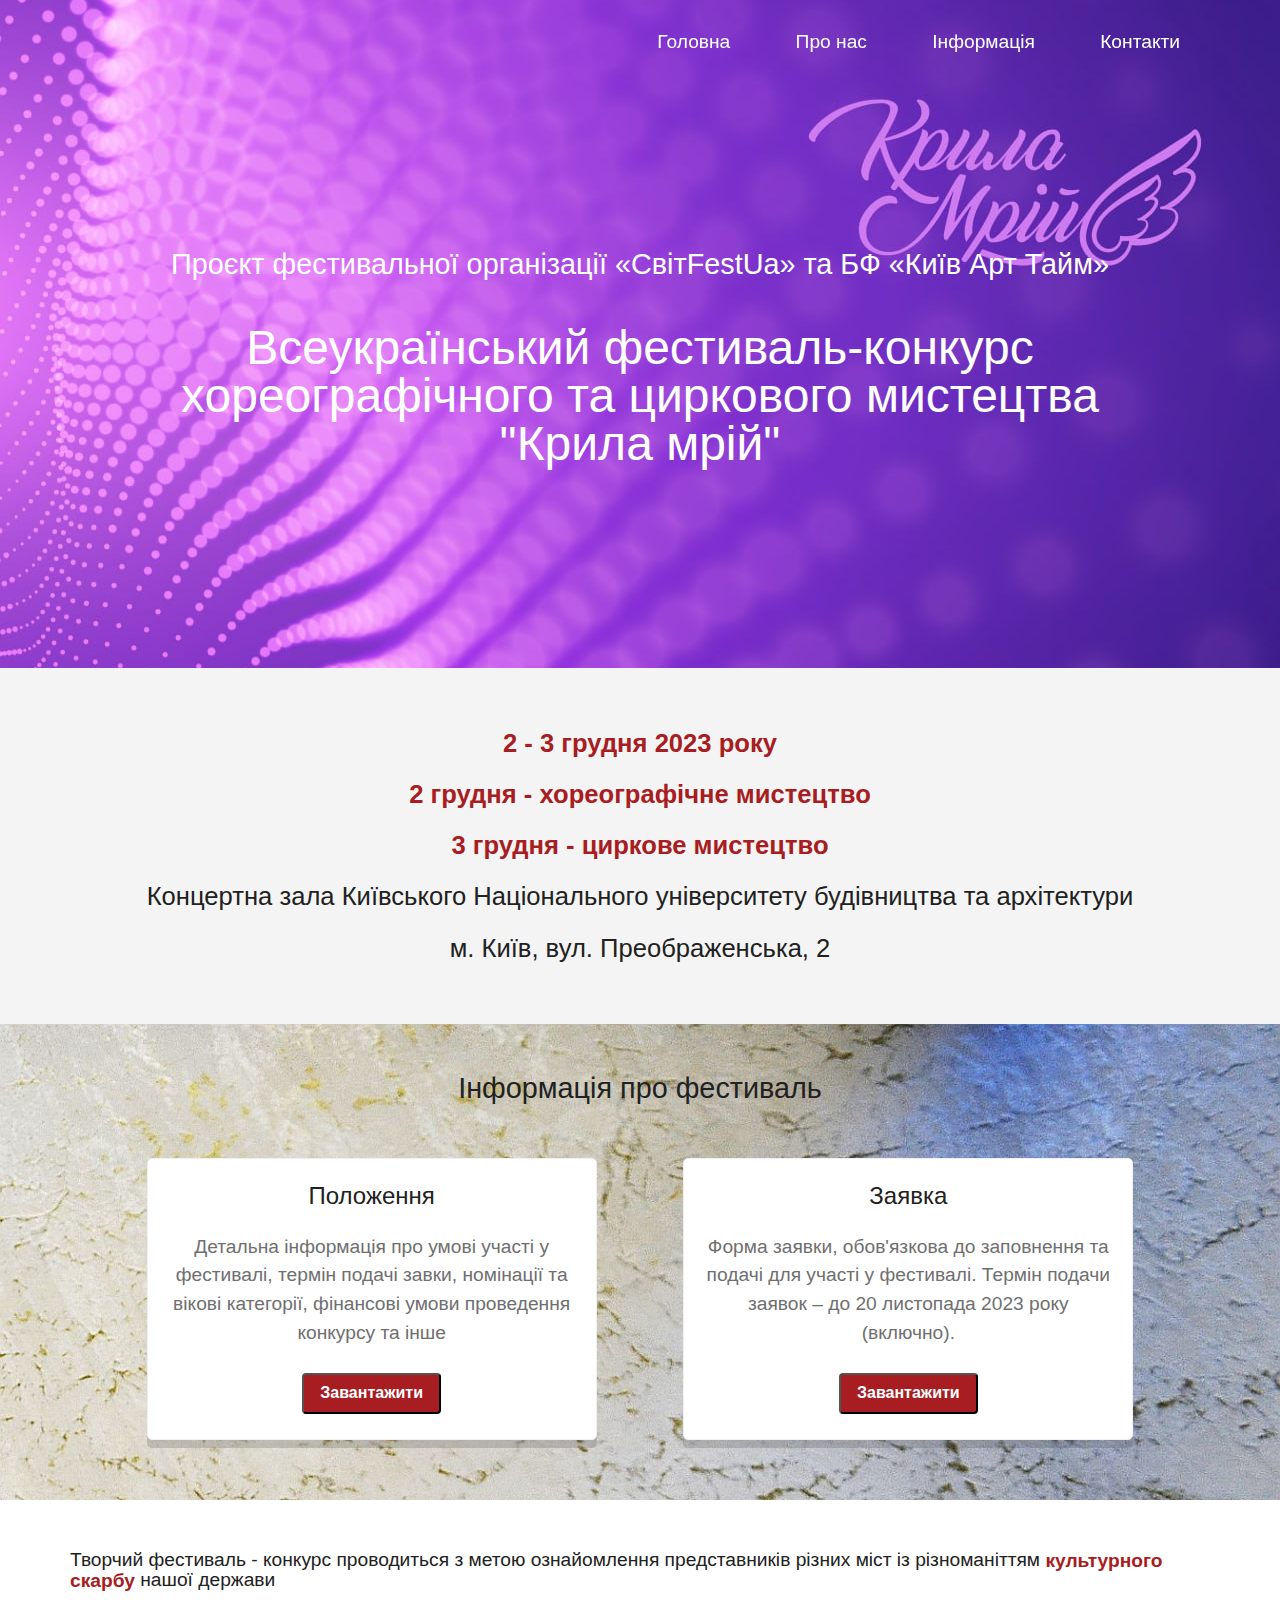
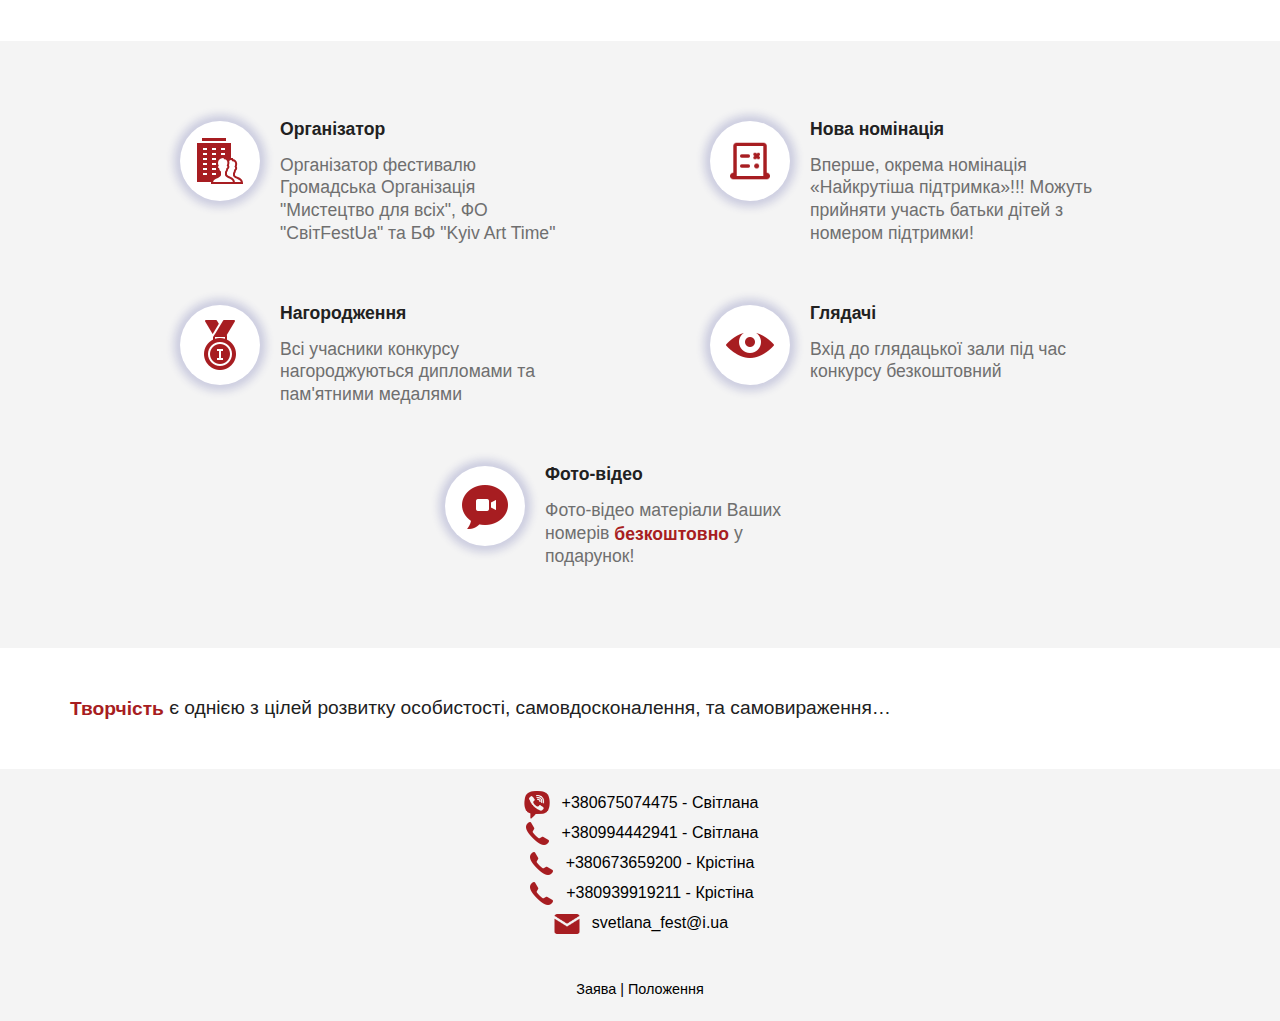
<file: index.html>
<!DOCTYPE html>
<html>

<head>
    <title>SvitFest</title>
    <meta charset="utf-8">
    <link href="css/reset.css" rel="stylesheet">
    <link href="css/style.css" rel="stylesheet">
    <meta name="viewport" content="width=device-width, initial-scale=1, shrink-to-fit=no">
    <script type="text/javascript" src="jquery/jquery.js"></script>
    <script type="text/javascript" src="js/index.js"></script>
</head>

<body>
    <nav>
        <input type="checkbox" id="hmt" class="hidden-menu-ticker">
        <label class="btn-menu" for="hmt">
            <span class="firstLine"></span>
            <span class="secondLine"></span>
            <span class="thirdLine"></span>
        </label>
        <div class="container hidden-menu">
            <ul class="menu">
                <li><a href="#main">Головна</a></li>
                <li><a href="#about">Про нас</a></li>
                <li><a href="#information">Інформація</a></li>
                <li><a href="#contact">Контакти</a></li>
            </ul>
        </div>
    </nav>
    <!-- 
        <div class="container">
            <div class="logo-circle"></div>
        </div>
        -->
    <section class="main" id="main">
        <div class="container">
            <h2>Проєкт фестивальної  організації «CвітFestUa» та БФ «Київ Арт Тайм»</h2>
            <h1>Всеукраїнський фестиваль-конкурс хореографічного та циркового мистецтва</h1>
            <h1>"Крила мрій"</h1>
        </div>
    </section>
    <section class="about">
        <div class="container">
            <p class="redColor">2 - 3 грудня 2023 року</p>
            <p class="redColor">2 грудня - хореографічне мистецтво</p>
            <p class="redColor">3 грудня - циркове мистецтво</p>
            <p>Концертна зала Київського Національного університету будівництва та архітектури</p>
            <p>м. Київ, вул. Преображенська, 2</p>
        </div>
    </section>
    <section class="information" id="information">
        <h2>Інформація про фестиваль</h2>
        <div class="container">
            <div class="item">
                <h3>Положення</h3>
                <p>Детальна інформація про умові участі у фестивалі, термін подачі завки, номінації та вікові категорії,
                    фінансові умови проведення конкурсу та інше</p>
                <a class="button" href="Положення.docx"><button>Завантажити</button></a>
            </div>
            <div class="item">
                <h3>Заявка</h3>
                <p>Форма заявки, обов'язкова до заповнення та подачі для участі у фестивалі. Термін подачи заявок – до 20 листопада 2023 року (включно).</p>
                <a class="button" href="Заявка.docx"><button>Завантажити</button></a>
            </div>
        </div>
    </section>
    <section>
        <div class="container">
            <p>Творчий фестиваль - конкурс проводиться з метою ознайомлення представників різних міст із різноманіттям
                <span class="redColor">культурного скарбу</span> нашої держави</p>
        </div>
    </section>
    <section class="features" id="about">
        <div class="container">
            <div class="squar">
                <div class="icon-circle">
                    <svg class="img" xmlns="http://www.w3.org/2000/svg" x="0px" y="0px" width="64" height="64"
                        viewBox="0 0 172 172" style=" fill:#000000;">
                        <g fill="none" fill-rule="nonzero" stroke="none" stroke-width="1" stroke-linecap="butt"
                            stroke-linejoin="miter" stroke-miterlimit="10" stroke-dasharray="" stroke-dashoffset="0"
                            font-family="none" font-weight="none" font-size="none" text-anchor="none"
                            style="mix-blend-mode: normal">
                            <path d="M0,172v-172h172v172z" fill="none"></path>
                            <g fill="#a71d21">
                                <path
                                    d="M24.08,6.88v10.32h82.56v-10.32zM6.88,24.08v134.16h48.42875c-0.14781,1.10188 -0.26875,2.23063 -0.26875,3.44v3.44h110.25469l-0.20156,-3.64156c-0.30906,-5.42875 -2.32469,-9.71531 -5.17344,-12.7925c-2.83531,-3.07719 -6.3425,-5.01219 -9.66156,-6.54406c-3.31906,-1.53188 -6.51719,-2.70094 -8.84188,-3.95063c-2.21719,-1.16906 -3.30562,-2.27094 -3.81625,-3.48031v-5.805c2.05594,-2.96969 2.95625,-6.38281 3.225,-9.58094c1.63938,-1.45125 3.5475,-3.68187 4.085,-7.67281c0.36281,-2.86219 -0.36281,-5.02562 -1.47812,-6.85312c1.54531,-4.085 2.17687,-9.01656 0.81969,-13.92125c-0.77938,-2.84875 -2.2575,-5.64375 -4.71656,-7.72656c-1.92156,-1.65281 -4.55531,-2.56656 -7.47125,-2.96969l-2.20375,-4.50156h-2.15c-1.30344,0 -2.59344,0.14781 -3.87,0.33594v-51.93594zM27.52,41.28h13.76v6.88h-13.76zM58.48,41.28h13.76v6.88h-13.76zM89.44,41.28h13.76v6.88h-13.76zM27.52,58.48h13.76v6.88h-13.76zM58.48,58.48h13.76v6.88h-13.76zM89.44,58.48h13.76v6.88h-13.76zM27.52,75.68h13.76v6.88h-13.76zM58.48,75.68h13.76v6.88h-13.76zM97.825,76.06969l2.02906,4.085h2.12312c2.82188,0 4.55531,0.80625 5.93938,2.0425c1.38406,1.24969 2.39187,3.10406 2.98312,5.28094c1.1825,4.35375 0.17469,10.01094 -0.79281,11.56969l-1.24969,1.98875l1.3975,1.89469c0.81969,1.08844 1.34375,2.21719 1.075,3.73563c-0.37625,2.12312 -1.14219,2.40531 -2.66062,3.72219l-1.14219,0.98094l-0.04031,1.505c-0.12094,3.37281 -1.29,6.75906 -3.25188,8.69406l-1.03469,1.00781v11.54281l0.20156,0.56438c1.35719,3.77594 4.39406,6.1275 7.48469,7.83406c3.09063,1.70656 6.42313,2.95625 9.43313,4.42094c3.01,1.46469 5.61687,3.13094 7.4175,5.32125c1.24969,1.505 2.01562,3.53406 2.48594,5.97969h-67.80563c0.47031,-2.44562 1.23625,-4.47469 2.48594,-5.97969c1.80062,-2.19031 4.4075,-3.85656 7.4175,-5.32125c3.01,-1.46469 6.3425,-2.71438 9.43312,-4.42094c3.09063,-1.70656 6.1275,-4.05813 7.48469,-7.83406l0.20156,-0.56438v-11.91906l-1.505,-1.02125c-1.58562,-1.075 -4.1925,-5.01219 -4.55531,-8.54625l-0.18812,-1.90813l-1.72,-0.83312c-0.98094,-0.47031 -2.06938,-0.65844 -2.17688,-3.19813c0,0 0.1075,-0.65844 0.36281,-1.23625c0.26875,-0.59125 0.7525,-1.20937 0.60469,-1.06156l1.65281,-1.65281l-0.92719,-2.15c-2.56656,-5.9125 -2.21719,-12.10719 0.7525,-16.77c2.71437,-4.27313 8.03562,-7.21594 16.08469,-7.75344zM125.76156,82.94969l1.8275,3.73563h2.15c2.60687,0 4.15219,0.68531 5.33469,1.69312c1.19594,1.00781 2.0425,2.48594 2.53969,4.32688c1.02125,3.68187 0.28219,8.7075 -0.88687,10.99187l-1.12875,2.24406l1.77375,1.76031c-0.22844,-0.22844 0.90031,1.63937 0.71219,3.05031c-0.44344,3.37281 -0.92719,3.15781 -2.37844,4.11187l-1.43781,0.95406l-0.1075,1.73344c-0.16125,2.99656 -1.66625,7.49813 -2.4725,8.31781l-0.9675,0.99437v9.43313l0.20156,0.55094c1.30344,3.62813 4.25969,5.83188 7.25625,7.4175c2.98312,1.58563 6.235,2.75469 9.20469,4.12531c2.96969,1.37062 5.61688,2.91594 7.48469,4.95844c1.19594,1.29 2.00219,2.94281 2.58,4.89125h-20.11594c-0.56437,-4.20594 -2.09625,-7.68625 -4.28656,-10.36031c-2.75469,-3.35937 -6.30219,-5.46906 -9.70187,-7.12187c-3.39969,-1.65281 -6.69188,-2.91594 -9.12406,-4.25969c-2.32469,-1.27656 -3.53406,-2.49938 -4.13875,-3.95063v-7.68625c2.37844,-3.01 3.62813,-6.5575 3.9775,-10.15875c1.33031,-1.16906 3.39969,-3.18469 4.04469,-6.82625c0.52406,-2.98312 -0.36281,-5.41531 -1.46469,-7.39062c1.8275,-4.20594 2.365,-9.46 0.90031,-14.82156c-0.01344,-0.05375 -0.04031,-0.1075 -0.05375,-0.16125c0.73906,-0.47031 1.67969,-1.00781 2.74125,-1.42438c1.67969,-0.65844 3.64156,-0.90031 5.53625,-1.12875zM27.52,92.88h13.76v6.88h-13.76zM58.48,92.88h13.76v6.88h-13.76zM27.52,110.08h13.76v6.88h-13.76zM58.48,110.08h13.76v6.88h-13.76zM27.52,127.28h13.76v6.88h-13.76zM58.48,127.28h13.76v6.88h-13.76z">
                                </path>
                            </g>
                        </g>
                    </svg>
                </div>
                <div>
                    <h4>Організатор</h4>
                    <p>Організатор фестивалю Громадська Організація "Мистецтво для всіх", ФО "СвітFestUa" та БФ "Kyiv Art Time"</p>
                </div>
            </div>
            <div class="squar">
                <div class="icon-circle"><img src="img/nomination.png"></div>
                <div>
                    <h4>Нова номінація</h4>
                    <p>Вперше, окрема номінація «Найкрутіша підтримка»!!! Можуть прийняти участь батьки дітей з номером
                        підтримки!
                    </p>
                </div>
            </div>
            <div class="squar">
                <div class="icon-circle"><img src="img/gifs.png"></div>
                <div>
                    <h4>Нагородження</h4>
                    <p>Всі учасники конкурсу нагороджуються дипломами та пам'ятними медалями</p>
                </div>
            </div>
            <div class="squar">
                <div class="icon-circle"><img src="img/eye.png"></div>
                <div>
                    <h4>Глядачі</h4>
                    <p>Вхід до глядацької зали під час конкурсу безкоштовний</p>
                </div>
            </div>
            <div class="squar">
                <div class="icon-circle"><img src="img/video.png"></div>
                <div>
                    <h4>Фото-відео</h4>
                    <p>Фото-відео матеріали Ваших номерів <span class="redColor">безкоштовно</span> у подарунок!</p>
                </div>
            </div>
        </div>
    </section>
    <section>
        <div class="container">
            <p><span class="redColor">Творчість</span> є однією з цілей розвитку особистості, самовдосконалення, та
                самовираження…</p>
        </div>
    </section>
    <footer>
        <div class="contact" id="contact">
            <p><a href="viber://contact?number=%2B380675074475"><img src="img/viber2.png">+380675074475 - Світлана</a>
            </p>
            <p><a href="tel:+380994442941"><img src="img/phone.png">+380994442941 - Світлана</a></p>
            <p><a href="tel:+380673659200"><img src="img/phone.png">+380673659200 - Крістіна</a></p>
            <p><a href="tel:+380939919211"><img src="img/phone.png">+380939919211 - Крістіна</a></p>
            <p><a href="mailto:svetlana_fest@i.ua"><img src="img/email.png">svetlana_fest@i.ua</a></p>
        </div>
        <div class="condition">
            <a href="Заявка.docx">Заява</a>
            <span>|</span>
            <a href="Положення.docx">Положення</a>
        </div>
    </footer>
</body>

</html>
</file>
<file: css/style.css>
body {
    font-family: 'Poppins', sans-serif;
    color: #212121;
    font-size: 1.2rem;
}
nav {
    position: fixed;
    width: 100%;
    z-index: 2;
}
.main {
    background-image: url(../img/bg-main.jpg);
    background-repeat: no-repeat;
    background-size: cover;
    background-position: right;
    padding-bottom: 200px;
    padding-top: 250px;
}
.information {
    background-image: url(../img/bg-information.jpg);
    background-repeat: no-repeat;
    background-size: cover;
}
section {
    padding: 50px;
}
.main, .information, footer, .about {
    text-align: center;
}
.container {
    margin: 0 auto;
}
button, .main, nav {
    color: #FFF;
}
.redColor {
    color: #a71d21; 
    font-weight: 600;
}
button {
    background-color: #a71d21;    
    border-radius: 4px;
    font-size: 1rem;
    padding: 0.6rem 1rem;
    font-weight: 600;
    margin-top: 25px;
}
button:hover {
    background-color: #bd5255; 
    transition: all 0.5s linear;
}
ul {
    text-align: right;
}
.menu li {
    display: inline;
    font-size: 1.2rem;
}
.menu li {
    margin-left: 60px;
}
h1 {
    font-size: 3rem;
}
h1:first-child {
    padding-bottom: 50px;
}
h2 {
    font-size: 1.8rem;
    font-weight: 500;
    margin-bottom: 45px;
}
h3 {
    font-size: 1.5rem;
    margin-bottom: 25px;
}
h4 {
    font-size: 1.1rem;
    font-weight: 550;
    padding-bottom: 15px;
}
.about {
    font-size: 1.6rem;
    line-height: 2;
}
.about, footer, .features, .information {
    background-color: #f4f4f4;
}
.information p, .features p {
    color: #6f6f6f;
    line-height: 1.5;
}
.features p {
    font-size: 1.1rem;
}
.features p {
    line-height: 1.3;
}
.information .container, .features .container, .features .squar {
    display: flex;
    flex-direction: row;
    justify-content: space-evenly;
}
.information .container, .features .container {
    flex-wrap: wrap;
}
.information .container div {
    display: flex;
    flex-flow: column;
}
.information .container .button {
    margin-top: auto;
}
.features .squar {  
    width: 450px;
    padding: 30px;
}
.logo-circle {
    width: 220px;
    height: 220px;
    box-shadow: 0px 0px 8px 6px rgba(255, 255, 255, 0.4);
    border-radius: 50%;
    background-image: url(../img/logo.jpg);
    background-repeat: no-repeat;
    background-size: cover;
    position: absolute;
    margin: 40px 50px;
}
.icon-circle {
    margin-right: 20px;
    box-sizing: border-box;
    height: 80px;
    border-radius: 50%;
    box-shadow: 0px 0px 8px 6px rgba(46, 49, 146, 0.2);
    background-color: rgb(255, 255, 255);
    text-align: center;
    font-size: 24px;
    display: flex;
    justify-content: space-around;
}
.icon-circle img, .icon-circle .img {
    margin: 15px;
    width: 50px;
    height: 50px;
}
.item {
    margin: 10px;
    width: 450px;
    border: 1px solid #efefef;
    border-radius: 5px;
    padding: 25px 20px;
    border-radius: 5px;
    background-color: #FFF;
    box-shadow: 0px 8px 0px 0px rgba(57, 57, 57, 0.2);
    transition: all 0.15s linear;
}
.item:hover {
    box-shadow: none;
}
footer {
    color: #000;
    font-size: 1rem;
    line-height: 1.5;
}
.contact, .condition {
    padding: 20px 0;
}
.condition {
    font-size: 0.9rem;
}
.condition a:hover {
    text-decoration: underline;
}
.contact img {
    width: 30px;
    height: 30px;
    margin-right: 10px;
}
.menu {
    padding: 30px;
}
.hidden-menu-ticker {
    display: none;
}


@media (min-width: 1200px) {
    .container {
        max-width: 1140px;
    }
}
@media (max-width: 1040px) {
    .logo-circle {
        width: 200px;
        height: 200px;
    }
    .menu li, body {
        font-size: 1.4rem;
    }
    .features p, footer {
        font-size: 1.2rem;
    }
    footer {
        line-height: 1.2;
    }
    .features .squar, .item {
        width: 380px;
    }
}
@media (max-width: 900px) {
    .logo-circle {
        width: 180px;
        height: 180px;
    }
    h1 {
        font-size: 2.7rem;
    }
    .item {
        width: 90%;
    }
}
@media (max-width: 860px) {
    .features .squar {
        width: 90%;
        justify-content: flex-start;
    }
    .icon-circle {
        height: 90px;
    }
    .icon-circle img, .icon-circle .img {
        margin: 15px;
        width: 60px;
        height: 60px;
    }
    .menu li {
        display: block;
        margin-right: 0;
    }
    .menu li:nth-child(n+2) {
        padding-top: 10px;
    }
    ul {
        text-align: left;
    }
    .hidden-menu {
        position: fixed;
        width: 100%;
        visibility: hidden;
        top: -850px;
        transition: all 0.4s ease-in-out;
        -moz-transition: all 0.6s ease-in-out;
        -webkit-transition: all 0.6s ease-in-out;
    }
    .btn-menu {
        border: 2px solid rgba(0, 0, 0, 0.6);
        background-color: transparent;
        margin: 30px 40px;
        padding: 5px;
        position: absolute;
        right: 0;
        cursor: pointer;
        z-index: 3;
        width: 40px;
    }
    .btn-menu span {
        display: block;
        height: 5px;
        background-color: rgba(0, 0, 0, 0.6);
        transition: all .1s linear .23s;
        -moz-transition: all .1s linear .23s;
        -webkit-transition: all .1s linear .23s;
        position: relative;
    }
    .btn-menu span:nth-child(n+2) {
        margin-top: 5px;
    }
    .hidden-menu-ticker:checked ~ .hidden-menu {
        visibility: visible;
        top: 0;
        background-color: #a71d21;
    }
    .hidden-menu-ticker:checked ~ .btn-menu span.firstLine {
        -webkit-transform: rotate(45deg);
        -ms-transform: rotate(45deg);
        transform: rotate(45deg);
        top: 10px;
    }
    .hidden-menu-ticker:checked ~ .btn-menu span.secondLine {
        opacity: 0;
    }
    .hidden-menu-ticker:checked ~ .btn-menu span.thirdLine {
        -webkit-transform: rotate(-45deg);
        -ms-transform: rotate(-45deg);
        transform: rotate(-45deg);
        top: -10px;
    }
    .main {
        padding-top: 200px;
        padding-bottom: 150px;
    }
    .logo-circle {
        width: 170px;
        height: 170px;
    }
    .about {
        line-height: 1.6;
    }
    .menu li {
        margin-left: 30px;
    }
}
@media (max-width: 620px) {
    h1 {
        font-size: 2.2rem;
    }
    .main {
        padding-top: 150px;
        padding-bottom: 120px;
    }
    .about {
        line-height: 1.3;
        font-size: 1.5rem;
    }
    .menu li {
        font-size: 1.3rem;
    }
}
@media (max-width: 520px) {
    .logo-circle {
        width: 150px;
        height: 150px;
    }
    h1 {
        font-size: 2rem;
    }
    h2 {
        font-size: 1.6rem;
    }
    h3 {
        font-size: 1.4rem;
    }
    .information p {
        line-height: 1.2;
    }
    .main {
        padding-bottom: 100px;
    }
}
@media (max-width: 400px) {
    .logo-circle {
        width: 130px;
        height: 130px;
        margin: 20px;
    }
    .main {
        padding-top: 220px;
        padding-bottom: 80px;
    }
    body {
        font-size: 1.1rem;
    }
    section {
        padding: 30px 15px;
    }
    h1 {
        font-size: 1.8rem;
    }
    .about {
        font-size: 1.3rem;
    }
    .item, .features .squar {
        width: 100%;
    }
    footer {
        line-height: 1;
    }
    .features p, footer {
        font-size: 1rem;
    }
    .icon-circle {
        height: 70px;
    }
    .icon-circle img, .icon-circle .img {
        margin: 15px;
        width: 40px;
        height: 40px;
    }
    h2 {
        font-size: 1.4rem;
    }
    h3 {
        font-size: 1.3rem;
    }
    .information p {
        line-height: 1.1;
    }
    .menu li {
        font-size: 1.2rem;
        margin-left: 5px;
    }
}
</file>
